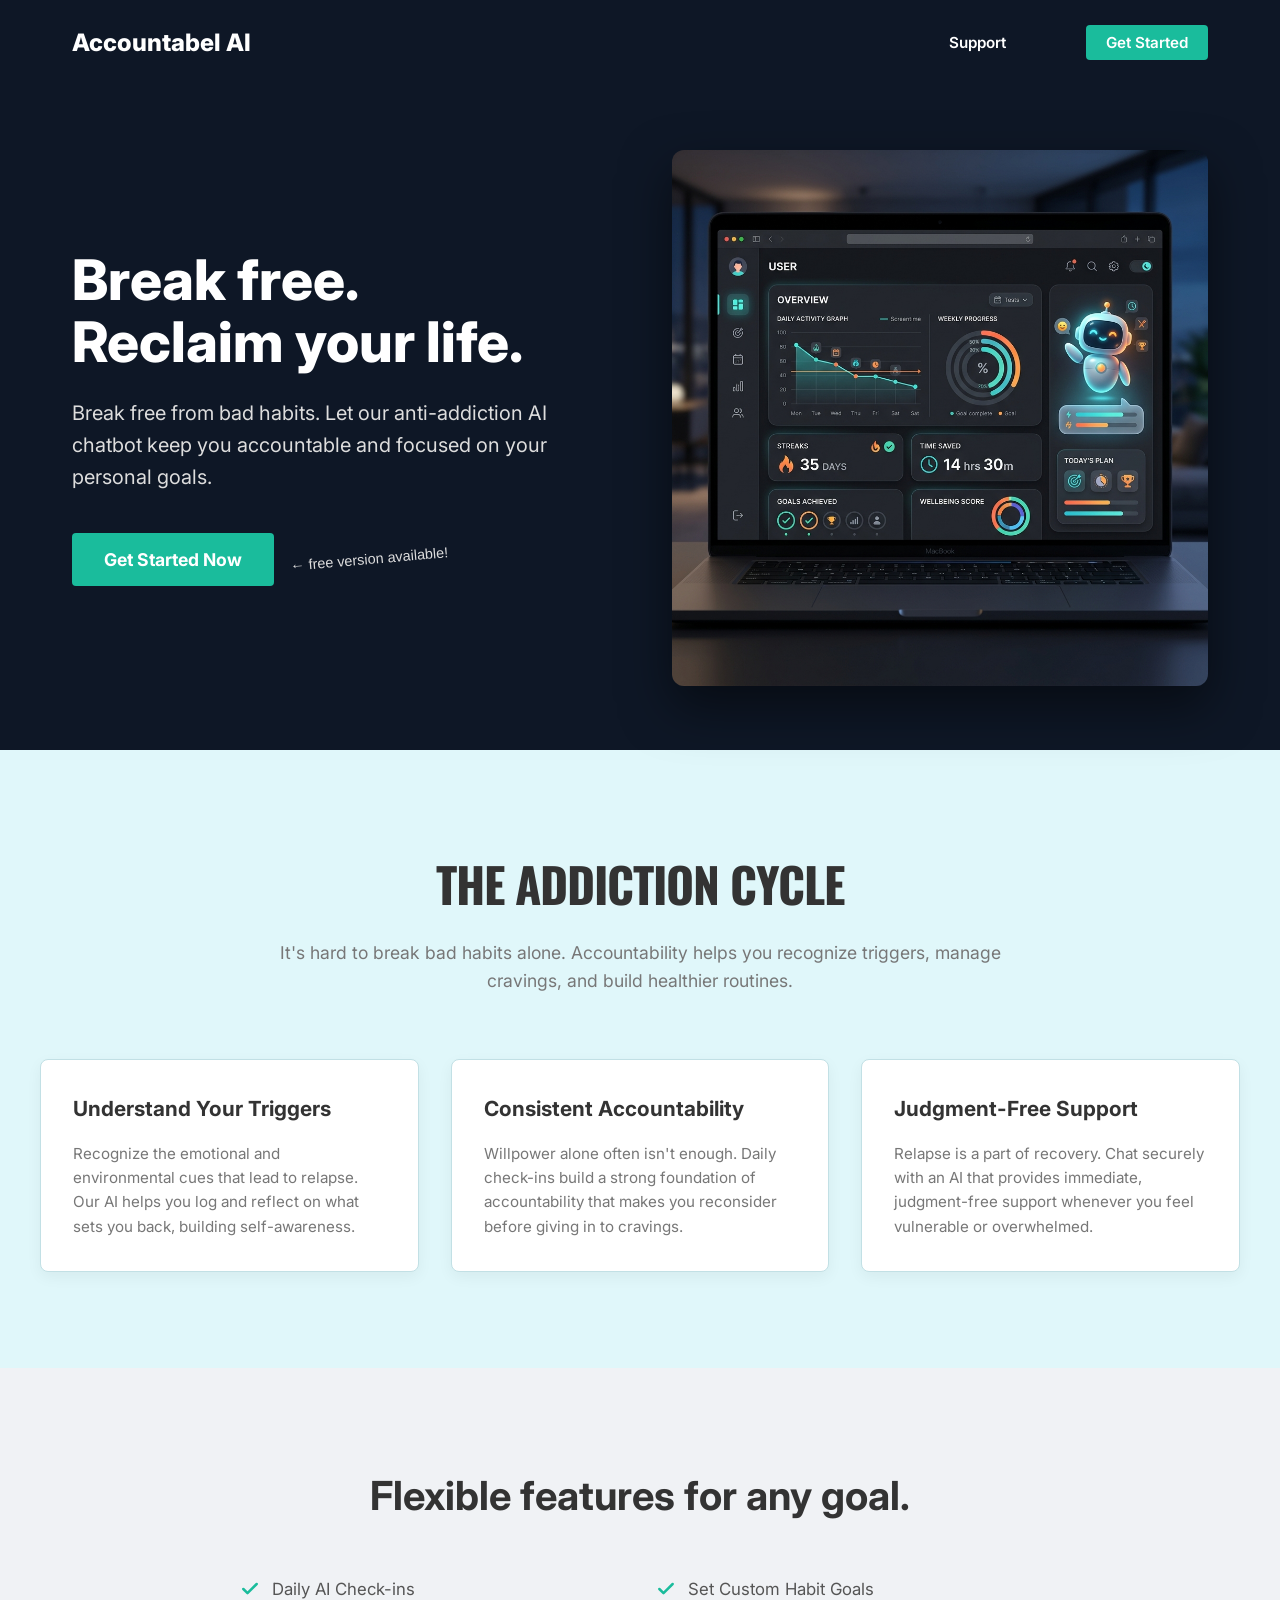
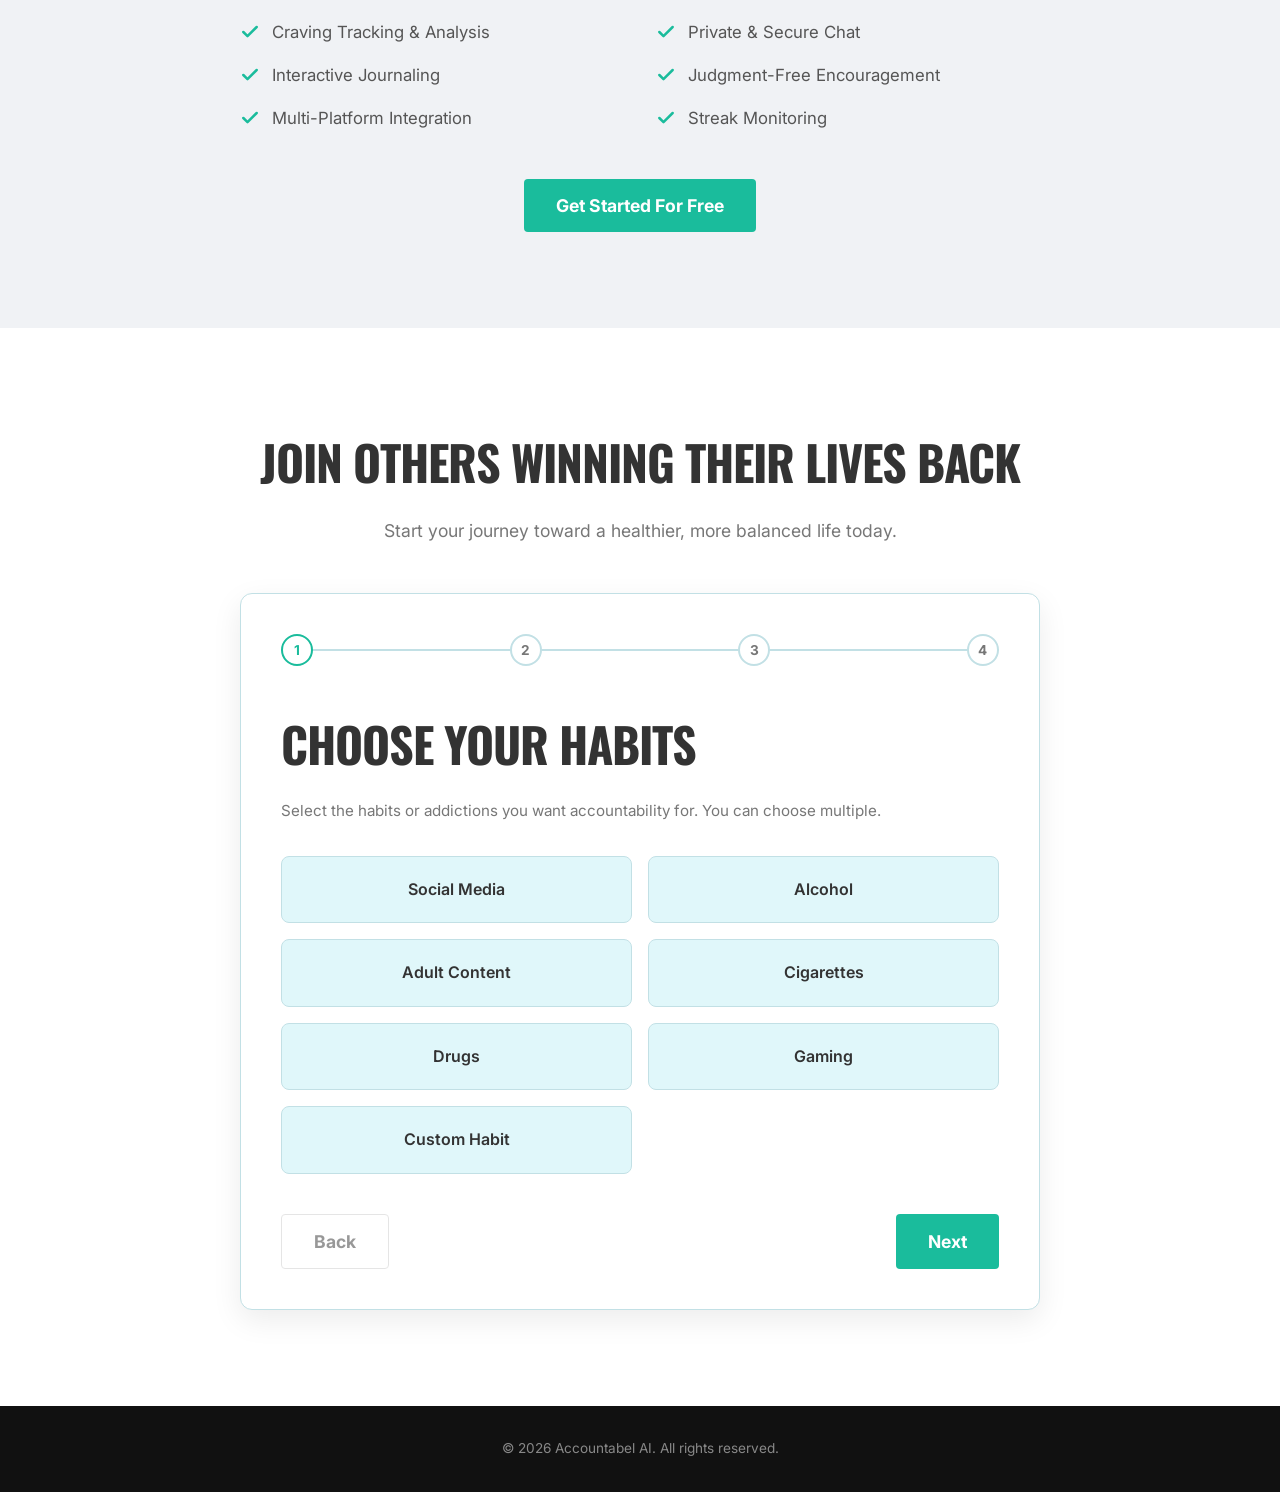
<file: static/index.html>
<!DOCTYPE html>
<html lang="en">
<head>
    <meta charset="UTF-8">
    <meta name="viewport" content="width=device-width, initial-scale=1.0">
    <title>Accountabel AI - Reclaim Your Life</title>
    <link rel="preconnect" href="https://fonts.googleapis.com">
    <link rel="preconnect" href="https://fonts.gstatic.com" crossorigin>
    <link href="https://fonts.googleapis.com/css2?family=Inter:wght@300;400;500;600;700;800&display=swap" rel="stylesheet">
    <link href="https://fonts.googleapis.com/css2?family=Oswald:wght@700&display=swap" rel="stylesheet">
    <script src="https://accounts.google.com/gsi/client" async defer></script>
    <style>
        :root {
            --bg-dark: #0e1726;
            --bg-light: #e0f7fa;
            --card-bg: #ffffff;
            --card-border: #c2e0e5;
            --text-light: #ffffff;
            --text-dark: #333333;
            --text-gray: #777777;
            --accent-green: #1abc9c;
            --accent-green-hover: #16a085;
            --danger-color: #ff4d4d;
            --transition-speed: 0.3s;
        }

        * {
            box-sizing: border-box;
            margin: 0;
            padding: 0;
        }

        body {
            font-family: 'Inter', -apple-system, BlinkMacSystemFont, "Segoe UI", Roboto, Helvetica, Arial, sans-serif;
            background-color: var(--bg-dark);
            color: var(--text-light);
            min-height: 100vh;
            display: flex;
            flex-direction: column;
            overflow-x: hidden;
            line-height: 1.6;
        }

        header {
            width: 100%;
            max-width: 1200px;
            margin: 0 auto;
            padding: 1.5rem 2rem;
            display: flex;
            justify-content: space-between;
            align-items: center;
        }

        .logo {
            display: flex;
            align-items: center;
            gap: 0.5rem;
            font-size: 1.5rem;
            font-weight: 800;
            color: var(--text-light);
            text-decoration: none;
        }

        .nav-links {
            display: flex;
            gap: 2.5rem;
            list-style: none;
            align-items: center;
        }

        .nav-links a {
            color: var(--text-light);
            text-decoration: none;
            font-weight: 600;
            font-size: 0.95rem;
            transition: opacity var(--transition-speed);
        }

        .nav-links a:hover {
            opacity: 0.8;
        }
        
        .nav-btn {
            background-color: var(--accent-green);
            color: white !important;
            padding: 0.5rem 1.25rem;
            border-radius: 4px;
        }
        .nav-btn:hover {
            background-color: var(--accent-green-hover);
        }

        .hero {
            width: 100%;
            max-width: 1200px;
            margin: 4rem auto;
            padding: 0 2rem;
            display: grid;
            grid-template-columns: 1fr 1fr;
            gap: 4rem;
            align-items: center;
        }

        .hero-text h1 {
            font-size: 3.5rem;
            font-weight: 800;
            line-height: 1.1;
            margin-bottom: 1.5rem;
        }

        .hero-text p {
            font-size: 1.25rem;
            color: #dddddd;
            margin-bottom: 2.5rem;
            max-width: 90%;
        }

        .cta-group {
            display: flex;
            align-items: center;
            gap: 1rem;
        }

        .btn {
            display: inline-flex;
            align-items: center;
            justify-content: center;
            font-family: inherit;
            font-weight: 700;
            font-size: 1.1rem;
            border-radius: 4px;
            padding: 1rem 2rem;
            cursor: pointer;
            transition: all var(--transition-speed);
            text-decoration: none;
            border: none;
        }

        .btn-primary {
            background-color: var(--accent-green);
            color: white;
        }

        .btn-primary:hover {
            background-color: var(--accent-green-hover);
        }

        .handwritten {
            font-family: 'Comic Sans MS', cursive, sans-serif;
            font-size: 0.9rem;
            transform: rotate(-5deg);
            color: #ddd;
        }

        .hero-image {
            position: relative;
            display: flex;
            justify-content: flex-end;
        }

        .hero-image img {
            max-width: 100%;
            height: auto;
            border-radius: 12px;
            box-shadow: 0 20px 50px rgba(0,0,0,0.5);
        }

        .section-light {
            background-color: var(--bg-light);
            color: var(--text-dark);
            padding: 6rem 2rem;
            text-align: center;
        }

        .section-light h2 {
            font-size: 3rem;
            font-weight: 800;
            text-transform: uppercase;
            margin-bottom: 1rem;
            font-family: 'Oswald', sans-serif;
            letter-spacing: -1px;
        }

        .section-light > p {
            font-size: 1.1rem;
            color: var(--text-gray);
            max-width: 800px;
            margin: 0 auto 4rem;
        }

        .cards {
            display: grid;
            grid-template-columns: repeat(3, 1fr);
            gap: 2rem;
            max-width: 1200px;
            margin: 0 auto;
        }

        .card {
            background-color: var(--card-bg);
            border-radius: 8px;
            padding: 2rem;
            text-align: left;
            box-shadow: 0 5px 15px rgba(0,0,0,0.05);
            border: 1px solid var(--card-border);
        }

        .card h3 {
            font-size: 1.3rem;
            margin-bottom: 1rem;
            font-weight: 700;
        }

        .card p {
            font-size: 0.95rem;
            color: var(--text-gray);
            margin-bottom: 0;
        }

        .features-section {
            background-color: #f0f2f5;
            color: var(--text-dark);
            padding: 6rem 2rem;
            text-align: center;
        }

        .features-section h2 {
            font-size: 2.5rem;
            margin-bottom: 3rem;
            font-weight: 700;
        }

        .checkmarks {
            display: grid;
            grid-template-columns: 1fr 1fr;
            gap: 1rem 2rem;
            max-width: 800px;
            margin: 0 auto 3rem;
            text-align: left;
        }

        .check-item {
            display: flex;
            align-items: center;
            gap: 0.75rem;
            font-size: 1.05rem;
            color: #555;
        }

        .check-item svg {
            color: var(--accent-green);
            width: 20px;
            height: 20px;
            flex-shrink: 0;
        }

        .onboarding-section {
            background-color: #ffffff;
            color: var(--text-dark);
            padding: 6rem 2rem;
            text-align: center;
        }
        
        .onboarding-section h2 {
            font-size: 3rem;
            font-weight: 800;
            text-transform: uppercase;
            margin-bottom: 1rem;
            letter-spacing: -1px;
            font-family: 'Oswald', sans-serif;
        }
        
        .onboarding-section > p {
            font-size: 1.1rem;
            color: var(--text-gray);
            margin-bottom: 3rem;
        }

        .onboarding-card {
            background-color: var(--card-bg);
            border: 1px solid var(--card-border);
            border-radius: 12px;
            padding: 2.5rem;
            box-shadow: 0 10px 30px rgba(0, 0, 0, 0.08);
            max-width: 800px;
            margin: 0 auto;
            text-align: left;
        }

        .steps-indicator {
            display: flex;
            justify-content: space-between;
            margin-bottom: 2.5rem;
            position: relative;
        }

        .steps-indicator::before {
            content: '';
            position: absolute;
            top: 15px;
            left: 0;
            right: 0;
            height: 2px;
            background-color: var(--card-border);
            z-index: 1;
        }

        .step-dot {
            width: 32px;
            height: 32px;
            border-radius: 50%;
            background-color: var(--card-bg);
            border: 2px solid var(--card-border);
            display: flex;
            align-items: center;
            justify-content: center;
            font-size: 0.85rem;
            font-weight: 700;
            color: var(--text-gray);
            position: relative;
            z-index: 2;
            transition: all var(--transition-speed);
        }

        .step-dot.active {
            border-color: var(--accent-green);
            color: var(--accent-green);
        }

        .step-dot.completed {
            background-color: var(--accent-green);
            border-color: var(--accent-green);
            color: white;
        }

        .form-step {
            display: none;
            animation: fadeIn 0.4s ease-in-out forwards;
        }

        .form-step.active {
            display: block;
        }

        @keyframes fadeIn {
            from { opacity: 0; transform: translateY(10px); }
            to { opacity: 1; transform: translateY(0); }
        }

        .step-title {
            font-size: 1.75rem;
            font-weight: 700;
            margin-bottom: 0.5rem;
            color: var(--text-dark);
        }

        .step-subtitle {
            font-size: 0.95rem;
            color: var(--text-gray);
            margin-bottom: 2rem;
        }

        .addiction-grid {
            display: grid;
            grid-template-columns: repeat(2, 1fr);
            gap: 1rem;
            margin-bottom: 2rem;
        }

        .addiction-card {
            background-color: var(--bg-light);
            border: 1px solid var(--card-border);
            border-radius: 8px;
            padding: 1.25rem;
            display: flex;
            align-items: center;
            justify-content: center;
            gap: 1rem;
            cursor: pointer;
            transition: all var(--transition-speed);
            user-select: none;
        }

        .addiction-card:hover {
            border-color: var(--accent-green);
        }

        .addiction-card.selected {
            background-color: rgba(115, 184, 44, 0.1);
            border-color: var(--accent-green);
        }

        .addiction-card .label {
            font-weight: 600;
            font-size: 1rem;
            color: var(--text-dark);
        }

        .other-input-container {
            grid-column: span 2;
            display: none;
        }

        .other-input-container.active {
            display: block;
        }

        .form-input {
            width: 100%;
            background-color: white;
            border: 1px solid #ccc;
            border-radius: 6px;
            padding: 0.85rem 1.25rem;
            color: var(--text-dark);
            font-family: inherit;
            font-size: 1rem;
            outline: none;
        }

        .form-input:focus {
            border-color: var(--accent-green);
        }

        .input-group {
            margin-bottom: 1.5rem;
        }

        .input-group label {
            display: block;
            font-size: 0.9rem;
            font-weight: 600;
            color: var(--text-gray);
            margin-bottom: 0.5rem;
            text-transform: uppercase;
        }

        .platform-grid {
            display: grid;
            grid-template-columns: repeat(2, 1fr);
            gap: 1.25rem;
            margin-bottom: 2rem;
        }

        .platform-card {
            background-color: var(--bg-light);
            border: 1px solid var(--card-border);
            border-radius: 12px;
            padding: 2rem 1.5rem;
            display: flex;
            flex-direction: column;
            align-items: center;
            gap: 1rem;
            cursor: pointer;
            transition: all var(--transition-speed);
            text-align: center;
        }

        .platform-card:hover {
            border-color: var(--accent-green);
        }

        .platform-card.selected {
            background-color: rgba(115, 184, 44, 0.1);
            border-color: var(--accent-green);
        }
        
        .platform-card .icon-img {
            width: 48px;
            height: 48px;
        }

        .platform-card .title {
            font-weight: 700;
            font-size: 1.15rem;
            color: var(--text-dark);
        }

        .btn-container {
            display: flex;
            justify-content: space-between;
            gap: 1rem;
            margin-top: 2.5rem;
        }

        .btn-secondary {
            background-color: white;
            border: 1px solid #ccc;
            color: var(--text-dark);
        }

        .btn-secondary:hover {
            border-color: var(--text-gray);
            background-color: #f5f5f5;
        }

        .btn:disabled {
            opacity: 0.5;
            cursor: not-allowed;
        }

        .code-display-container {
            background-color: var(--bg-light);
            border: 2px dashed var(--accent-green);
            border-radius: 12px;
            padding: 2rem;
            text-align: center;
            margin-bottom: 2rem;
        }

        .code-title {
            font-size: 0.85rem;
            color: var(--text-gray);
            text-transform: uppercase;
            letter-spacing: 1px;
            margin-bottom: 0.5rem;
        }

        .code-value {
            font-size: 3rem;
            font-weight: 800;
            color: var(--accent-green);
            letter-spacing: 4px;
            font-family: monospace;
            margin-bottom: 0.5rem;
        }

        .code-expiry {
            font-size: 0.8rem;
            color: var(--text-gray);
        }

        .instructions-list {
            list-style: none;
            display: flex;
            flex-direction: column;
            gap: 1.25rem;
            text-align: left;
            margin-bottom: 2rem;
        }

        .instructions-list li {
            display: flex;
            align-items: flex-start;
            gap: 1rem;
        }

        .num-badge {
            width: 24px;
            height: 24px;
            background-color: var(--card-border);
            border-radius: 50%;
            display: flex;
            align-items: center;
            justify-content: center;
            font-size: 0.8rem;
            font-weight: 700;
            color: var(--text-dark);
            flex-shrink: 0;
            margin-top: 2px;
        }

        .instruction-content {
            font-size: 0.95rem;
            color: var(--text-gray);
        }

        .instruction-content strong {
            color: var(--text-dark);
        }

        .copy-box {
            background-color: white;
            border: 1px solid var(--card-border);
            border-radius: 6px;
            padding: 0.75rem 1rem;
            display: flex;
            justify-content: space-between;
            align-items: center;
            margin-top: 0.5rem;
            font-family: monospace;
            font-size: 0.9rem;
        }

        .copy-btn {
            background: none;
            border: none;
            color: var(--accent-green);
            cursor: pointer;
            font-weight: 700;
            font-family: 'Inter', sans-serif;
            font-size: 0.85rem;
        }

        .copy-btn:hover {
            text-decoration: underline;
        }

        footer {
            background-color: #111;
            color: #888;
            padding: 2rem;
            text-align: center;
            font-size: 0.85rem;
        }

        @media (max-width: 968px) {
            .hero {
                grid-template-columns: 1fr;
                text-align: center;
            }
            .hero-image {
                justify-content: center;
            }
            .cta-group {
                justify-content: center;
            }
            .cards {
                grid-template-columns: 1fr;
            }
            .checkmarks {
                grid-template-columns: 1fr;
            }
        }

        /* Toast Notifications */
        .toast-container {
            position: fixed;
            top: 1.5rem;
            right: 1.5rem;
            z-index: 10000;
            display: flex;
            flex-direction: column;
            gap: 0.5rem;
            pointer-events: none;
        }
        .toast {
            pointer-events: auto;
            display: flex;
            align-items: center;
            gap: 0.75rem;
            padding: 0.85rem 1.25rem;
            border-radius: 10px;
            font-family: 'Inter', sans-serif;
            font-size: 0.85rem;
            font-weight: 500;
            line-height: 1.4;
            color: #fff;
            box-shadow: 0 8px 24px rgba(0,0,0,0.15);
            animation: toastIn 0.35s cubic-bezier(0.22, 1, 0.36, 1);
            max-width: 420px;
            backdrop-filter: blur(12px);
        }
        .toast.success { background: rgba(26,188,156,0.92); }
        .toast.error { background: rgba(255,77,77,0.92); }
        .toast.info { background: rgba(14,23,38,0.92); }
        .toast.warning { background: rgba(230,126,34,0.92); }
        .toast-icon {
            flex-shrink: 0;
            width: 20px; height: 20px;
            display: flex; align-items: center; justify-content: center;
            font-size: 1rem;
        }
        .toast-dismiss {
            flex-shrink: 0;
            margin-left: auto;
            background: none;
            border: none;
            color: rgba(255,255,255,0.7);
            cursor: pointer;
            font-size: 1.1rem;
            padding: 0 0 0 0.5rem;
            line-height: 1;
        }
        .toast-dismiss:hover { color: #fff; }
        .toast.out { animation: toastOut 0.3s ease forwards; }
        @keyframes toastIn {
            from { opacity: 0; transform: translateX(40px) scale(0.95); }
            to { opacity: 1; transform: translateX(0) scale(1); }
        }
        @keyframes toastOut {
            to { opacity: 0; transform: translateX(40px) scale(0.95); }
        }
    </style>
</head>
<body>

    <div id="toast-container" class="toast-container"></div>
    <header>
        <a href="#" class="logo">
            Accountabel AI
        </a>
        <ul class="nav-links">
            <li><a href="mailto:founder.acctblai@gmail.com">Support</a></li>
            <li>
                <div id="g_id_onload"
                     data-client_id="560840989918-d5kq86jcsccbq4m4kvffr3lnvsvk8o4a.apps.googleusercontent.com"
                     data-context="signin"
                     data-ux_mode="popup"
                     data-callback="handleCredentialResponse"
                     data-auto_prompt="false">
                </div>
                <div class="g_id_signin"
                     data-type="standard"
                     data-shape="rectangular"
                     data-theme="outline"
                     data-text="signin_with"
                     data-size="medium"
                     data-logo_alignment="left">
                </div>
            </li>
            <li><a href="#onboarding" class="nav-btn">Get Started</a></li>
        </ul>
    </header>

    <main>
        <section class="hero">
            <div class="hero-text">
                <h1>Break free.<br>Reclaim your life.</h1>
                <p>Break free from bad habits. Let our anti-addiction AI chatbot keep you accountable and focused on your personal goals.</p>
                <div class="cta-group">
                    <button class="btn btn-primary" onclick="document.getElementById('onboarding').scrollIntoView({behavior: 'smooth'})">Get Started Now</button>
                    <span class="handwritten">← free version available!</span>
                </div>
            </div>
            <div class="hero-image">
                <img src="/static/hero_new.png" alt="Accountabel AI Dashboard" onerror="this.src='https://images.unsplash.com/photo-1551288049-bebda4e38f71?auto=format&fit=crop&w=600&q=80'">
            </div>
        </section>

        <section class="section-light">
            <h2>THE ADDICTION CYCLE</h2>
            <p>It's hard to break bad habits alone. Accountability helps you recognize triggers, manage cravings, and build healthier routines.</p>
            
            <div class="cards">
                <div class="card">
                    <h3>Understand Your Triggers</h3>
                    <p>Recognize the emotional and environmental cues that lead to relapse. Our AI helps you log and reflect on what sets you back, building self-awareness.</p>
                </div>
                <div class="card">
                    <h3>Consistent Accountability</h3>
                    <p>Willpower alone often isn't enough. Daily check-ins build a strong foundation of accountability that makes you reconsider before giving in to cravings.</p>
                </div>
                <div class="card">
                    <h3>Judgment-Free Support</h3>
                    <p>Relapse is a part of recovery. Chat securely with an AI that provides immediate, judgment-free support whenever you feel vulnerable or overwhelmed.</p>
                </div>
            </div>
        </section>

        <section class="features-section">
            <h2>Flexible features for any goal.</h2>
            <div class="checkmarks">
                <div class="check-item">
                    <svg viewBox="0 0 24 24" fill="none" stroke="currentColor" stroke-width="3" stroke-linecap="round" stroke-linejoin="round"><polyline points="20 6 9 17 4 12"></polyline></svg>
                    Daily AI Check-ins
                </div>
                <div class="check-item">
                    <svg viewBox="0 0 24 24" fill="none" stroke="currentColor" stroke-width="3" stroke-linecap="round" stroke-linejoin="round"><polyline points="20 6 9 17 4 12"></polyline></svg>
                    Set Custom Habit Goals
                </div>
                <div class="check-item">
                    <svg viewBox="0 0 24 24" fill="none" stroke="currentColor" stroke-width="3" stroke-linecap="round" stroke-linejoin="round"><polyline points="20 6 9 17 4 12"></polyline></svg>
                    Craving Tracking & Analysis
                </div>
                <div class="check-item">
                    <svg viewBox="0 0 24 24" fill="none" stroke="currentColor" stroke-width="3" stroke-linecap="round" stroke-linejoin="round"><polyline points="20 6 9 17 4 12"></polyline></svg>
                    Private & Secure Chat
                </div>
                <div class="check-item">
                    <svg viewBox="0 0 24 24" fill="none" stroke="currentColor" stroke-width="3" stroke-linecap="round" stroke-linejoin="round"><polyline points="20 6 9 17 4 12"></polyline></svg>
                    Interactive Journaling
                </div>
                <div class="check-item">
                    <svg viewBox="0 0 24 24" fill="none" stroke="currentColor" stroke-width="3" stroke-linecap="round" stroke-linejoin="round"><polyline points="20 6 9 17 4 12"></polyline></svg>
                    Judgment-Free Encouragement
                </div>
                <div class="check-item">
                    <svg viewBox="0 0 24 24" fill="none" stroke="currentColor" stroke-width="3" stroke-linecap="round" stroke-linejoin="round"><polyline points="20 6 9 17 4 12"></polyline></svg>
                    Multi-Platform Integration
                </div>
                <div class="check-item">
                    <svg viewBox="0 0 24 24" fill="none" stroke="currentColor" stroke-width="3" stroke-linecap="round" stroke-linejoin="round"><polyline points="20 6 9 17 4 12"></polyline></svg>
                    Streak Monitoring
                </div>
            </div>
            <button class="btn btn-primary" onclick="document.getElementById('onboarding').scrollIntoView({behavior: 'smooth'})">Get Started For Free</button>
        </section>

        <section id="onboarding" class="onboarding-section">
            <h2>JOIN OTHERS WINNING THEIR LIVES BACK</h2>
            <p>Start your journey toward a healthier, more balanced life today.</p>
            
            <div class="onboarding-card">
                <!-- Progress Steps Indicator -->
                <div class="steps-indicator">
                    <div class="step-dot active" id="dot-1">1</div>
                    <div class="step-dot" id="dot-2">2</div>
                    <div class="step-dot" id="dot-3">3</div>
                    <div class="step-dot" id="dot-4">4</div>
                </div>

                <form id="onboarding-form" onsubmit="event.preventDefault();">
                    <!-- Step 1: Addiction/Habit selection -->
                    <div class="form-step active" id="step-1">
                        <h2 class="step-title">Choose Your Habits</h2>
                        <p class="step-subtitle">Select the habits or addictions you want accountability for. You can choose multiple.</p>
                        
                        <div class="addiction-grid">
                            <div class="addiction-card" data-val="Social Media">
                                <span class="label">Social Media</span>
                            </div>
                            <div class="addiction-card" data-val="Alcohol">
                                <span class="label">Alcohol</span>
                            </div>
                            <div class="addiction-card" data-val="Adult Content">
                                <span class="label">Adult Content</span>
                            </div>
                            <div class="addiction-card" data-val="Cigarettes">
                                <span class="label">Cigarettes</span>
                            </div>
                            <div class="addiction-card" data-val="Drugs">
                                <span class="label">Drugs</span>
                            </div>
                            <div class="addiction-card" data-val="Gaming">
                                <span class="label">Gaming</span>
                            </div>
                            <div class="addiction-card" id="card-other" data-val="Other">
                                <span class="label">Custom Habit</span>
                            </div>

                            <div class="other-input-container" id="custom-habit-container">
                                <input type="text" id="custom-habit-input" class="form-input" placeholder="Enter custom habit (e.g. junk food, caffeine)">
                            </div>
                        </div>
                    </div>

                    <!-- Step 2: Timezone & Check-in time -->
                    <div class="form-step" id="step-2">
                        <h2 class="step-title">Daily Check-In Schedule</h2>
                        <p class="step-subtitle">Decide when the accountability AI bot should message you to check in on your craving level.</p>

                        <div class="input-group">
                            <label for="timezone-select">Select Your Timezone</label>
                            <select id="timezone-select" class="form-input" style="appearance: auto;">
                                <option value="UTC">UTC (GMT+00:00)</option>
                                <option value="America/New_York">EST (GMT-05:00)</option>
                                <option value="America/Chicago">CST (GMT-06:00)</option>
                                <option value="America/Los_Angeles">PST (GMT-08:00)</option>
                                <option value="Europe/London">GMT/BST (GMT+00:00/+01:00)</option>
                                <option value="Asia/Kolkata">IST (GMT+05:30)</option>
                                <option value="Australia/Sydney">AEST (GMT+10:00)</option>
                            </select>
                        </div>

                        <div class="input-group">
                            <label for="checkin-time">Daily Check-In Time (24h format)</label>
                            <input type="time" id="checkin-time" class="form-input" value="21:00" required>
                        </div>
                    </div>

                    <!-- Step 3: Platform selection -->
                    <div class="form-step" id="step-3">
                        <h2 class="step-title">Choose Platform</h2>
                        <p class="step-subtitle">Where do you want to interact with your accountability companion?</p>

                        <div class="platform-grid">
                            <div class="platform-card selected" data-platform="telegram">
                                <svg class="icon-img" viewBox="0 0 24 24" fill="none" xmlns="http://www.w3.org/2000/svg">
                                    <path d="M12 2C6.48 2 2 6.48 2 12C2 17.52 6.48 22 12 22C17.52 22 22 17.52 22 12C22 6.48 17.52 2 12 2ZM16.64 8.8C16.49 10.38 15.84 14.18 15.51 15.96C15.37 16.71 15.09 16.96 14.82 16.99C14.24 17.04 13.8 16.61 13.24 16.24C12.36 15.66 11.86 15.3 11.01 14.74C10.02 14.09 10.66 13.73 11.23 13.14C11.38 12.99 13.95 10.66 14 10.45C14.0063 10.4079 14.0016 10.3644 13.9863 10.3248C13.971 10.2852 13.9458 10.2514 13.9137 10.2275C13.84 10.17 13.73 10.19 13.65 10.21C13.54 10.23 11.82 11.37 8.49 13.62C8 13.96 7.55 14.12 7.15 14.11C6.71 14.1 5.86 13.86 5.23 13.66C4.46 13.41 3.85 13.28 3.9 12.86C3.93 12.64 4.23 12.41 4.8 12.17C8.33 10.63 10.7 9.61 11.89 9.12C15.31 7.7 16.01 7.45 16.48 7.46C16.58 7.46 16.8 7.48 16.94 7.6C17.06 7.7 17.09 7.86 17.11 7.97C17.11 8.04 17.13 8.35 17.11 8.56C16.94 8.78 16.64 8.8 16.64 8.8Z" fill="var(--accent-green)"/>
                                </svg>
                                <span class="title">Telegram</span>
                            </div>
                            <div class="platform-card" data-platform="discord">
                                <svg class="icon-img" viewBox="0 0 24 24" fill="none" xmlns="http://www.w3.org/2000/svg">
                                    <path d="M19.27 4.73C17.8 4.05 16.2 3.56 14.53 3.3C14.32 3.67 14.09 4.14 13.93 4.53C12.16 4.26 10.4 4.26 8.66 4.53C8.5 4.14 8.26 3.67 8.05 3.3C6.38 3.56 4.78 4.05 3.31 4.73C0.34 9.17 -0.46 13.51 0.17 17.79C2.14 19.24 4.05 20.12 5.92 20.7C6.38 20.07 6.79 19.39 7.14 18.67C6.47 18.42 5.83 18.11 5.23 17.75C5.39 17.63 5.55 17.51 5.7 17.38C9.52 19.14 13.68 19.14 17.46 17.38C17.61 17.51 17.77 17.63 17.93 17.75C17.33 18.11 16.69 18.42 16.02 18.67C16.37 19.39 16.78 20.07 17.24 20.7C19.11 20.12 21.02 19.24 22.99 17.79C23.76 12.4 21.78 8.1 19.27 4.73ZM8.14 15C6.98 15 6.03 13.93 6.03 12.62C6.03 11.31 6.96 10.24 8.14 10.24C9.32 10.24 10.28 11.31 10.25 12.62C10.25 13.93 9.32 15 8.14 15ZM15.06 15C13.9 15 12.95 13.93 12.95 12.62C12.95 11.31 13.88 10.24 15.06 10.24C16.24 10.24 17.2 11.31 17.17 12.62C17.17 13.93 16.24 15 15.06 15Z" fill="var(--accent-green)"/>
                                </svg>
                                <span class="title">Discord</span>
                            </div>
                        </div>
                    </div>

                    <!-- Step 4: Connecting code & instructions -->
                    <div class="form-step" id="step-4">
                        <h2 class="step-title">Link Your Account</h2>
                        <p class="step-subtitle">To pair your settings, copy the code below and send it to the accountability bot.</p>

                        <div class="code-display-container">
                            <div class="code-title">Your Pairing Code</div>
                            <div class="code-value" id="pairing-code">------</div>
                            <div class="code-expiry">Expires in 15 minutes</div>
                        </div>

                        <ul class="instructions-list">
                            <li>
                                <div class="num-badge">1</div>
                                <div class="instruction-content">
                                    Open the bot on <strong id="platform-text-instruction">Telegram</strong>:
                                    <br>
                                    <a href="#" id="bot-redirect-link" class="btn btn-secondary" style="margin-top:0.5rem; padding: 0.5rem 1rem; display:inline-flex;" target="_blank">Open Bot Chat ↗</a>
                                </div>
                            </li>
                            <li>
                                <div class="num-badge">2</div>
                                <div class="instruction-content">
                                    Copy and send the pairing command directly to the bot chat:
                                    <div class="copy-box">
                                        <span id="command-text">/link ------</span>
                                        <button type="button" class="copy-btn" id="btn-copy-cmd" onclick="copyCommand()">COPY</button>
                                    </div>
                                </div>
                            </li>
                            <li>
                                <div class="num-badge">3</div>
                                <div class="instruction-content">
                                    Once you've received the confirmation message from the bot, you're all set!
                                    <br>
                                    <a href="/static/dashboard.html" class="btn btn-primary" style="margin-top:0.5rem; padding: 0.5rem 1rem; display:inline-flex;">Go To Dashboard</a>
                                </div>
                            </li>
                        </ul>
                    </div>

                    <!-- Step navigation buttons -->
                    <div class="btn-container">
                        <button type="button" class="btn btn-secondary" id="btn-prev" onclick="changeStep(-1)" disabled>Back</button>
                        <button type="button" class="btn btn-primary" id="btn-next" onclick="changeStep(1)">Next</button>
                    </div>
                </form>
            </div>
        </section>

    </main>

    <footer>
        <div>&copy; 2026 Accountabel AI. All rights reserved.</div>
    </footer>

<script>
        function showToast(message, type = 'info') {
            const container = document.getElementById('toast-container');
            const toast = document.createElement('div');
            toast.className = `toast ${type}`;
            
            let icon = 'ℹ️';
            if (type === 'success') icon = '✅';
            if (type === 'error') icon = '⚠️';
            if (type === 'warning') icon = '⏳';
            
            toast.innerHTML = `
                <div class="toast-icon">${icon}</div>
                <div style="flex:1;">${message}</div>
                <button class="toast-dismiss" onclick="this.parentElement.remove()">&times;</button>
            `;
            
            container.appendChild(toast);
            
            // Auto remove after 5 seconds
            setTimeout(() => {
                if (toast.parentElement) {
                    toast.classList.add('out');
                    setTimeout(() => {
                        if (toast.parentElement) toast.remove();
                    }, 300);
                }
            }, 5000);
        }

        let currentStep = 1;
        const totalSteps = 4;
        let selectedAddictions = [];
        let selectedPlatform = 'telegram';

        // Select timezone based on user's current settings
        window.addEventListener('DOMContentLoaded', () => {
            const tz = Intl.DateTimeFormat().resolvedOptions().timeZone;
            const selectEl = document.getElementById('timezone-select');
            // Try to match timezone
            if (tz.includes('America/New_York') || tz.includes('EST') || tz.includes('EDT')) {
                selectEl.value = 'America/New_York';
            } else if (tz.includes('America/Chicago') || tz.includes('CST') || tz.includes('CDT')) {
                selectEl.value = 'America/Chicago';
            } else if (tz.includes('America/Los_Angeles') || tz.includes('PST') || tz.includes('PDT')) {
                selectEl.value = 'America/Los_Angeles';
            } else if (tz.includes('Asia/Kolkata') || tz.includes('IST')) {
                selectEl.value = 'Asia/Kolkata';
            } else if (tz.includes('Europe/London') || tz.includes('BST')) {
                selectEl.value = 'Europe/London';
            } else if (tz.includes('Australia/Sydney') || tz.includes('AEST')) {
                selectEl.value = 'Australia/Sydney';
            } else {
                selectEl.value = 'UTC';
            }
        });

        // Toggle addiction selections
        document.querySelectorAll('.addiction-card').forEach(card => {
            card.addEventListener('click', () => {
                const val = card.getAttribute('data-val');
                
                if (val === 'Other') {
                    const container = document.getElementById('custom-habit-container');
                    container.classList.toggle('active');
                    card.classList.toggle('selected');
                    return;
                }

                if (card.classList.contains('selected')) {
                    card.classList.remove('selected');
                    selectedAddictions = selectedAddictions.filter(item => item !== val);
                } else {
                    card.classList.add('selected');
                    selectedAddictions.push(val);
                }
            });
        });

        // Toggle platform selections
        document.querySelectorAll('.platform-card').forEach(card => {
            card.addEventListener('click', () => {
                document.querySelectorAll('.platform-card').forEach(c => c.classList.remove('selected'));
                card.classList.add('selected');
                selectedPlatform = card.getAttribute('data-platform');
            });
        });

        function changeStep(direction) {
            // Require Google login before proceeding
            if (direction === 1 && !localStorage.getItem('accountabel_user_id')) {
                showToast('Please sign in with Google first (top-right corner) before starting onboarding.', 'warning');
                return;
            }
            // Validation before proceeding
            if (direction === 1) {
                if (currentStep === 1) {
                    const otherSelected = document.getElementById('card-other').classList.contains('selected');
                    const customInput = document.getElementById('custom-habit-input').value.trim();
                    let activeAddictions = [...selectedAddictions];
                    if (otherSelected && customInput) {
                        activeAddictions.push(customInput);
                    }
                    if (activeAddictions.length === 0) {
                        showToast('Please select at least one habit to continue.', 'warning');
                        return;
                    }
                }
            }

            // Hide current step
            document.getElementById(`step-${currentStep}`).classList.remove('active');
            document.getElementById(`dot-${currentStep}`).classList.remove('active');
            if (direction === 1) {
                document.getElementById(`dot-${currentStep}`).classList.add('completed');
            } else {
                document.getElementById(`dot-${currentStep - 1}`).classList.remove('completed');
            }

            currentStep += direction;

            // Show new step
            document.getElementById(`step-${currentStep}`).classList.add('active');
            document.getElementById(`dot-${currentStep}`).classList.add('active');

            // Handle button states
            document.getElementById('btn-prev').disabled = currentStep === 1;
            
            if (currentStep === totalSteps) {
                document.getElementById('btn-next').style.display = 'none';
                document.getElementById('btn-prev').style.display = 'none';
                submitOnboarding();
            } else {
                document.getElementById('btn-next').style.display = 'inline-flex';
                document.getElementById('btn-prev').style.display = 'inline-flex';
                document.getElementById('btn-next').innerText = currentStep === 3 ? 'Generate Code' : 'Next';
            }
        }

        function submitOnboarding() {
            const timezone = document.getElementById('timezone-select').value;
            const time = document.getElementById('checkin-time').value;
            
            // Build addictions list
            let activeAddictions = [...selectedAddictions];
            const otherSelected = document.getElementById('card-other').classList.contains('selected');
            const customInput = document.getElementById('custom-habit-input').value.trim();
            if (otherSelected && customInput) {
                activeAddictions.push(customInput);
            }

            const payload = {
                timezone: timezone,
                time: time,
                addictions: activeAddictions.join(', '),
                platform: selectedPlatform,
                google_user_id: localStorage.getItem('accountabel_user_id') || '',
                google_name: localStorage.getItem('accountabel_user_name') || ''
            };

            fetch('/api/onboarding/start', {
                method: 'POST',
                headers: {
                    'Content-Type': 'application/json'
                },
                body: JSON.stringify(payload)
            })
            .then(res => res.json())
            .then(data => {
                if (data.code === 0 && data.data && data.data.code) {
                    const code = data.data.code;
                    // Save signup time so the dashboard timer starts immediately
                    if (!localStorage.getItem('accountabel_signup_time')) {
                        localStorage.setItem('accountabel_signup_time', String(Math.floor(Date.now() / 1000)));
                    }
                    document.getElementById('pairing-code').innerText = code;
                    document.getElementById('command-text').innerText = `/link ${code}`;
                    
                    // Customize instructions based on platform
                    const isTelegram = selectedPlatform === 'telegram';
                    document.getElementById('platform-text-instruction').innerText = isTelegram ? 'Telegram' : 'Discord';
                    
                    const redirectLink = document.getElementById('bot-redirect-link');
                    if (isTelegram) {
                        redirectLink.innerText = 'Open Telegram Bot ↗';
                        // Link using start query param for automatic command prefilling if we want
                        redirectLink.href = `https://t.me/accountabel_bot?start=${code}`;
                    } else {
                        redirectLink.innerText = 'Open Discord Bot ↗';
                        redirectLink.href = 'https://discord.com'; // Replace with your actual discord bot invite link
                    }
                } else {
                    document.getElementById('pairing-code').innerText = 'ERROR';
                    document.getElementById('pairing-code').style.color = 'var(--danger-color)';
                    showToast('Error creating onboarding profile: ' + (data.msg || 'Unknown error'), 'error');
                }
            })
            .catch(err => {
                document.getElementById('pairing-code').innerText = 'ERROR';
                document.getElementById('pairing-code').style.color = 'var(--danger-color)';
                console.error('Error:', err);
                showToast('Connection failure to accountability server.', 'error');
            });
        }

        function copyCommand() {
            const cmdText = document.getElementById('command-text').innerText;
            navigator.clipboard.writeText(cmdText).then(() => {
                const btn = document.getElementById('btn-copy-cmd');
                btn.innerText = 'COPIED!';
                btn.style.color = 'var(--text-primary)';
                setTimeout(() => {
                    btn.innerText = 'COPY';
                    btn.style.color = 'var(--accent-green)';
                }, 2000);
            });
        }
    
        function handleCredentialResponse(response) {
            fetch('/api/auth/google', {
                method: 'POST',
                headers: {
                    'Content-Type': 'application/json'
                },
                body: JSON.stringify({ credential: response.credential })
            })
            .then(res => res.json())
            .then(data => {
                if (data.status === 'success') {
                    localStorage.setItem('accountabel_user_id', data.user_id);
                    localStorage.setItem('accountabel_session_token', data.token);
                    localStorage.setItem('accountabel_user_name', data.name || '');
                    localStorage.setItem('accountabel_user_email', data.email || '');
                    if (data.has_profile) {
                        // User already completed onboarding, go to dashboard
                        window.location.href = '/static/dashboard.html';
                    } else {
                        // User needs to complete onboarding first
                        document.getElementById('onboarding').scrollIntoView({behavior: 'smooth'});
                        showToast('Welcome, ' + (data.name || 'there') + '! Complete the onboarding below to get started.', 'success');
                    }
                } else {
                    showToast('Google Sign-In failed on server.', 'error');
                }
            })
            .catch(err => {
                console.error('Error during Google auth:', err);
                showToast('Connection failure during sign in.', 'error');
            });
        }

</script>
</body>
</html>
</file>
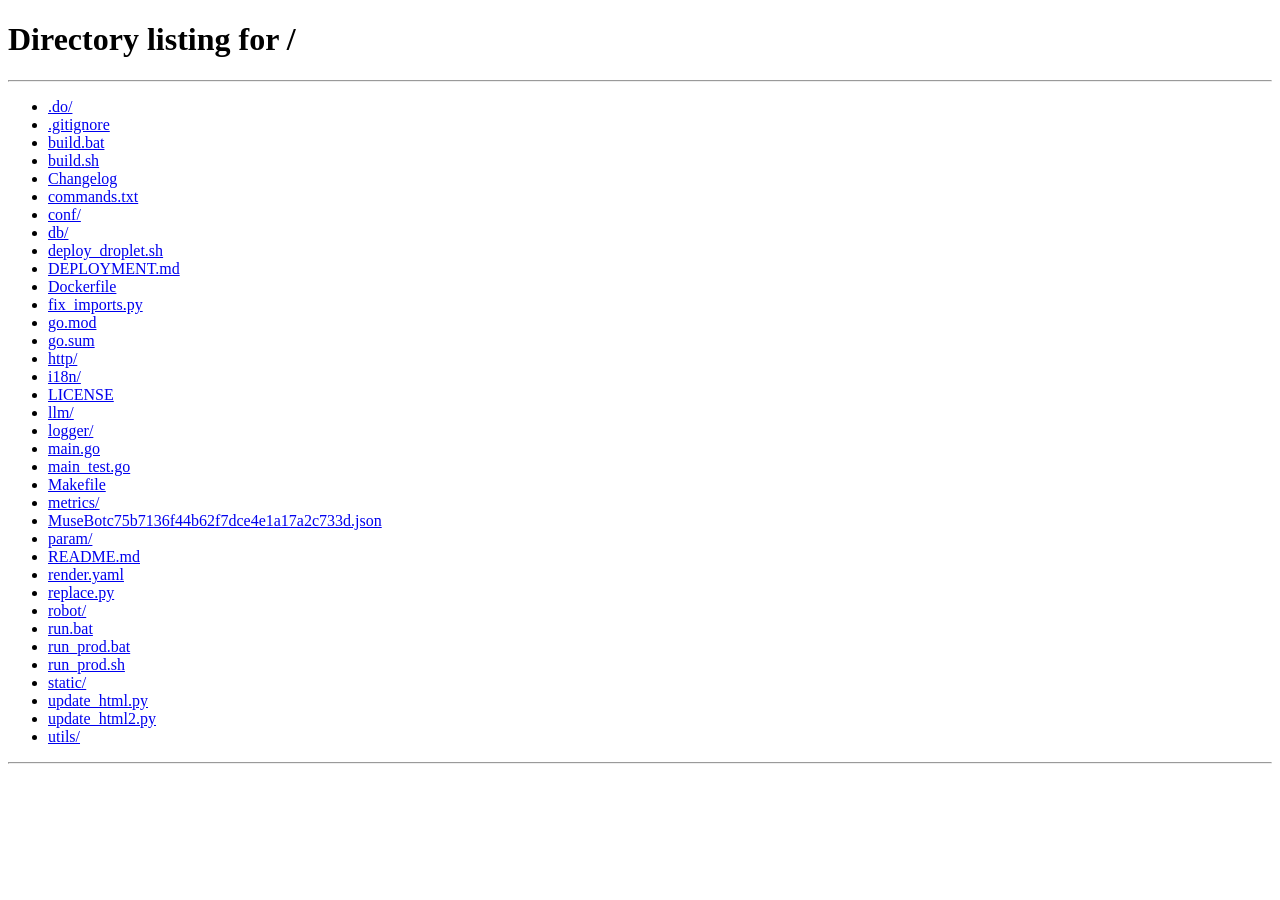
<file: static/dashboard.html>
<!DOCTYPE html>
<html lang="en">
<head>
    <meta charset="UTF-8">
    <meta name="viewport" content="width=device-width, initial-scale=1.0">
    <title>Dashboard — Accountabel AI</title>
    <meta name="description" content="Track your recovery journey with Accountabel AI. Live streaks, urge logging, mood tracking, and achievement badges.">
    <link rel="stylesheet" href="/static/dashboard.css?v=3">
</head>
<body>
<div id="toast-container" class="toast-container"></div>

<!-- ═══ SIDEBAR ═══ -->
<aside class="sidebar" id="sidebar">
    <div class="sidebar-brand">
        <div class="brand-icon">A</div>
        <span>Accountabel</span>
    </div>

    <nav class="sidebar-nav">
        <div class="nav-section-title">Overview</div>
        <a class="nav-item active" data-tab="dashboard" href="#">
            <svg viewBox="0 0 24 24" fill="none" stroke="currentColor" stroke-width="2"><rect x="3" y="3" width="7" height="7" rx="1"/><rect x="14" y="3" width="7" height="7" rx="1"/><rect x="3" y="14" width="7" height="7" rx="1"/><rect x="14" y="14" width="7" height="7" rx="1"/></svg>
            Dashboard
        </a>

        <div class="nav-section-title" style="margin-top:1rem;">Actions</div>
        <a class="nav-item" href="#" onclick="openModal('urge-modal'); return false;">
            <svg viewBox="0 0 24 24" fill="none" stroke="currentColor" stroke-width="2"><path d="M12 2v10m0 0l3-3m-3 3l-3-3"/><path d="M5 12v7a2 2 0 002 2h10a2 2 0 002-2v-7"/></svg>
            Log Urge
        </a>
        <a class="nav-item" href="#" onclick="openModal('slip-modal'); return false;">
            <svg viewBox="0 0 24 24" fill="none" stroke="currentColor" stroke-width="2"><circle cx="12" cy="12" r="10"/><path d="M12 8v4m0 4h.01"/></svg>
            Log Slip
        </a>
        <a class="nav-item" href="#" onclick="startBreathing(); return false;">
            <svg viewBox="0 0 24 24" fill="none" stroke="currentColor" stroke-width="2"><path d="M12 22c5.523 0 10-4.477 10-10S17.523 2 12 2 2 6.477 2 12s4.477 10 10 10z"/><path d="M12 6v6l4 2"/></svg>
            4-7-8 Breathing
        </a>
        <a class="nav-item" href="#" onclick="addCopingTool(); return false;">
            <svg viewBox="0 0 24 24" fill="none" stroke="currentColor" stroke-width="2"><path d="M12 5v14m-7-7h14"/></svg>
            Add Coping Tool
        </a>

        <div class="nav-section-title" style="margin-top:1rem;">Account</div>
        <a class="nav-item" href="/" style="color:var(--text-muted);">
            <svg viewBox="0 0 24 24" fill="none" stroke="currentColor" stroke-width="2"><path d="M3 12l2-2m0 0l7-7 7 7M5 10v10a1 1 0 001 1h3m10-11l2 2m-2-2v10a1 1 0 01-1 1h-3"/></svg>
            Home
        </a>
    </nav>

    <div class="sidebar-footer">
        <div class="user-pill" onclick="logout()">
            <div class="user-avatar">U</div>
            <span>Sign Out</span>
        </div>
    </div>
</aside>

<!-- ═══ MAIN ═══ -->
<div class="main">

    <!-- Page Header -->
    <div class="page-header">
        <h1>Dashboard</h1>
        <div class="header-actions">
            <button class="btn btn-accent" onclick="openModal('urge-modal')">
                <svg width="14" height="14" viewBox="0 0 24 24" fill="none" stroke="currentColor" stroke-width="2.5"><path d="M12 5v14m-7-7h14"/></svg>
                Log Urge
            </button>
            <button class="btn btn-danger-outline" onclick="openModal('slip-modal')">Log Slip</button>
        </div>
    </div>

    <!-- Live Streak Hero -->
    <div class="streak-hero">
        <div class="streak-label">Current Streak</div>
        <div class="streak-timer">
            <div class="timer-unit">
                <div class="timer-value" id="t-days">00</div>
                <div class="timer-label">Days</div>
            </div>
            <div class="timer-sep">:</div>
            <div class="timer-unit">
                <div class="timer-value" id="t-hours">00</div>
                <div class="timer-label">Hours</div>
            </div>
            <div class="timer-sep">:</div>
            <div class="timer-unit">
                <div class="timer-value" id="t-mins">00</div>
                <div class="timer-label">Minutes</div>
            </div>
            <div class="timer-sep">:</div>
            <div class="timer-unit">
                <div class="timer-value" id="t-secs">00</div>
                <div class="timer-label">Seconds</div>
            </div>
        </div>
        <div class="streak-best">Personal best: <strong id="highest-streak">0</strong> days</div>
    </div>

    <!-- Stats Row -->
    <div class="stats-row">
        <div class="stat-card">
            <div class="stat-label">Streak</div>
            <div class="stat-value green" id="stat-streak">0</div>
            <div class="stat-sub">consecutive days</div>
        </div>
        <div class="stat-card">
            <div class="stat-label">Check-ins</div>
            <div class="stat-value accent" id="stat-checkins">0</div>
            <div class="stat-sub">total logged</div>
        </div>
        <div class="stat-card">
            <div class="stat-label">Avg Craving</div>
            <div class="stat-value orange" id="stat-avg-craving">--</div>
            <div class="stat-sub">intensity / 10</div>
        </div>
        <div class="stat-card">
            <div class="stat-label">Slips</div>
            <div class="stat-value blue" id="stat-slips">0</div>
            <div class="stat-sub">total recorded</div>
        </div>
    </div>

    <!-- Heatmap + Urge Log -->
    <div class="grid-3">
        <!-- Calendar Heatmap -->
        <div class="card">
            <div class="card-header">
                <div class="card-title">Activity Heatmap</div>
                <div class="card-badge">Last 6 months</div>
            </div>
            <div class="heatmap-months" id="heatmap-months"></div>
            <div class="heatmap-container">
                <div class="heatmap-grid" id="heatmap-grid"></div>
            </div>
            <div class="heatmap-legend">
                <span>Less</span>
                <div class="cell" style="background:var(--bg-elevated);"></div>
                <div class="cell" style="background:rgba(0,200,83,0.2);"></div>
                <div class="cell" style="background:rgba(0,200,83,0.4);"></div>
                <div class="cell" style="background:rgba(0,200,83,0.6);"></div>
                <div class="cell" style="background:var(--green);"></div>
                <span>More</span>
                <span style="margin-left:0.5rem;">|</span>
                <div class="cell" style="background:var(--red);"></div>
                <span>Slip</span>
            </div>
        </div>

        <!-- Habits Tracked -->
        <div class="card">
            <div class="card-header">
                <div class="card-title">Habits Tracked</div>
            </div>
            <div class="habits-list" id="habits-list">
                <span class="habit-chip"><span class="dot"></span>Loading...</span>
            </div>

            <div style="margin-top:1.25rem;">
                <div class="card-title" style="margin-bottom:0.75rem;">Coping Toolkit</div>
                <div id="toolkit-list"></div>
                <button class="btn btn-ghost" style="margin-top:0.75rem; width:100%;" onclick="addCopingTool()">
                    <svg width="14" height="14" viewBox="0 0 24 24" fill="none" stroke="currentColor" stroke-width="2.5"><path d="M12 5v14m-7-7h14"/></svg>
                    Add Tool
                </button>
            </div>
        </div>
    </div>

    <!-- Craving Trend + Urge Log -->
    <div class="grid-2">
        <!-- Craving Trend Chart -->
        <div class="card">
            <div class="card-header">
                <div class="card-title">Craving Trend</div>
                <div class="card-badge">Last 30 entries</div>
            </div>
            <div class="chart-container" id="craving-chart">
                <div class="chart-empty">Loading...</div>
            </div>
        </div>

        <!-- Recent Urges -->
        <div class="card">
            <div class="card-header">
                <div class="card-title">Recent Urges</div>
                <button class="btn btn-ghost" style="padding:0.3rem 0.6rem; font-size:0.7rem;" onclick="openModal('urge-modal')">+ Log</button>
            </div>
            <div class="urge-list" id="urge-list">
                <div class="empty-state"><p>Loading...</p></div>
            </div>
        </div>
    </div>

    <!-- Achievement Badges -->
    <div class="card" style="margin-bottom:1.5rem;">
        <div class="card-header">
            <div class="card-title">Achievements</div>
            <div class="card-badge" id="badges-earned-count">0 / 8 earned</div>
        </div>
        <div class="badges-grid" id="badges-grid"></div>
    </div>

</div><!-- /main -->

<!-- ═══ SOS FAB ═══ -->
<button class="sos-fab" onclick="openModal('sos-modal')" title="Crisis Help">
    <svg width="22" height="22" viewBox="0 0 24 24" fill="none" stroke="currentColor" stroke-width="2.5"><path d="M12 9v4m0 4h.01M21 12a9 9 0 11-18 0 9 9 0 0118 0z"/></svg>
</button>

<!-- ═══ MODALS ═══ -->

<!-- Urge Modal -->
<div class="modal-overlay" id="urge-modal">
    <div class="modal-box">
        <div class="modal-title">Log an Urge</div>
        <div class="modal-desc">Tracking cravings helps identify patterns. Every time you resist, you grow stronger.</div>
        <div class="form-group">
            <label class="form-label">Intensity</label>
            <input type="range" id="urge-range" min="1" max="10" value="5" oninput="updateRangeDisplay()">
            <div class="range-display">
                <span id="urge-range-label" style="font-size:0.75rem;color:var(--text-muted);">Moderate</span>
                <span class="range-value" id="urge-range-val">5</span>
            </div>
        </div>
        <div class="form-group">
            <label class="form-label">Trigger / Context</label>
            <textarea class="form-textarea" id="urge-context" placeholder="What were you doing? How do you feel?"></textarea>
        </div>
        <div class="form-group">
            <label class="form-label">Action Taken</label>
            <select class="form-select" id="urge-action">
                <option value="rode_it_out">Resisted / Rode it out</option>
                <option value="used_coping_tool">Used a coping tool</option>
                <option value="relapsed">Slipped</option>
            </select>
        </div>
        <div class="modal-actions">
            <button class="btn btn-ghost" onclick="closeAllModals()">Cancel</button>
            <button class="btn btn-accent" onclick="submitUrge()">Save Log</button>
        </div>
    </div>
</div>

<!-- Slip Modal -->
<div class="modal-overlay" id="slip-modal">
    <div class="modal-box">
        <div class="modal-title">Log a Slip</div>
        <div class="modal-desc">That's okay. Recovery is not linear. Logging this helps you understand your triggers and build resilience. Every day is a fresh start.</div>
        <div class="form-group">
            <label class="form-label">Notes (Optional)</label>
            <textarea class="form-textarea" id="slip-notes" placeholder="What happened? Be kind to yourself."></textarea>
        </div>
        <div class="modal-actions">
            <button class="btn btn-ghost" onclick="closeAllModals()">Cancel</button>
            <button class="btn btn-danger-outline" onclick="submitSlip()">Log Slip & Reset</button>
        </div>
    </div>
</div>

<!-- SOS Modal -->
<div class="modal-overlay" id="sos-modal">
    <div class="modal-box" style="border: 1px solid rgba(255,61,113,0.3);">
        <div class="modal-title" style="color:var(--red);">Crisis Resources</div>
        <div class="modal-desc">You are not alone. Help is available right now.</div>
        <div style="background:var(--red-soft); padding:1rem; border-radius:var(--radius-sm); margin-bottom:0.75rem;">
            <div style="font-weight:700; font-size:0.85rem; margin-bottom:0.25rem;">National Suicide & Crisis Lifeline</div>
            <a href="tel:988" style="font-size:1.5rem; color:var(--red); text-decoration:none; font-weight:800;">Dial 988</a>
        </div>
        <div style="background:var(--blue-soft); padding:1rem; border-radius:var(--radius-sm); margin-bottom:0.75rem;">
            <div style="font-weight:700; font-size:0.85rem; margin-bottom:0.25rem;">SAMHSA National Helpline</div>
            <a href="tel:1-800-662-4357" style="font-size:1.2rem; color:var(--blue); text-decoration:none; font-weight:800;">1-800-662-4357</a>
        </div>
        <div class="modal-actions">
            <button class="btn btn-ghost" style="width:100%;" onclick="closeAllModals()">Close</button>
        </div>
    </div>
</div>

<!-- Add Tool Modal -->
<div class="modal-overlay" id="tool-modal">
    <div class="modal-box">
        <div class="modal-title">Add Coping Tool</div>
        <div class="modal-desc">Enter a coping mechanism or distraction.</div>
        <div class="form-group">
            <input type="text" class="form-input" id="tool-input" placeholder="e.g., Go for a walk, Call a friend, Read a book">
        </div>
        <div class="modal-actions">
            <button class="btn btn-ghost" onclick="closeAllModals()">Cancel</button>
            <button class="btn btn-accent" onclick="submitCopingTool()">Add Tool</button>
        </div>
    </div>
</div>

<!-- Breathing Modal -->
<div class="modal-overlay" id="breathing-modal">
    <div class="modal-box" style="text-align:center;">
        <div class="modal-title">4-7-8 Breathing</div>
        <div class="modal-desc">Follow the circle. This technique activates your parasympathetic nervous system.</div>
        <div style="position:relative; width:140px; height:140px; margin:1.5rem auto;">
            <div id="breathing-circle" style="width:100%;height:100%;border-radius:50%;background:var(--accent-soft);border:3px solid var(--accent);display:flex;align-items:center;justify-content:center;flex-direction:column;transition:transform 4s ease-in-out;">
                <div id="breathing-text" style="font-size:0.85rem;font-weight:700;color:var(--accent);">Ready</div>
                <div id="breathing-count" style="font-size:1.75rem;font-weight:800;color:var(--text-primary);line-height:1;"></div>
            </div>
        </div>
        <div class="modal-actions">
            <button class="btn btn-ghost" style="width:100%;" onclick="closeAllModals()">Done</button>
        </div>
    </div>
</div>

<script src="/static/dashboard.js"></script>
</body>
</html>
</file>
<file: static/dashboard.css>
/* === Accountabel AI Dashboard — Dark Theme (matches onboarding) === */
@import url('https://fonts.googleapis.com/css2?family=Inter:wght@300;400;500;600;700;800&display=swap');
@import url('https://fonts.googleapis.com/css2?family=Oswald:wght@700&display=swap');

:root {
    --bg-primary: #0e1726;
    --bg-secondary: #101d2e;
    --bg-card: #152238;
    --bg-card-hover: #1a2a42;
    --bg-elevated: #1b2d45;
    --border-subtle: rgba(194,224,229,0.12);
    --border-active: rgba(26,188,156,0.35);
    --text-primary: #e8eef2;
    --text-secondary: #a0b4c0;
    --text-muted: #607080;
    --accent: #1abc9c;
    --accent-hover: #16a085;
    --accent-glow: rgba(26,188,156,0.2);
    --accent-soft: rgba(26,188,156,0.1);
    --green: #1abc9c;
    --green-soft: rgba(26,188,156,0.12);
    --green-glow: rgba(26,188,156,0.15);
    --orange: #e67e22;
    --orange-soft: rgba(230,126,34,0.12);
    --red: #ff4d4d;
    --red-soft: rgba(255,77,77,0.1);
    --blue: #3498db;
    --blue-soft: rgba(52,152,219,0.1);
    --yellow: #f1c40f;
    --yellow-soft: rgba(241,196,15,0.1);
    --radius-sm: 8px;
    --radius-md: 12px;
    --radius-lg: 16px;
    --radius-xl: 20px;
    --shadow-card: 0 2px 8px rgba(0,0,0,0.25);
    --shadow-elevated: 0 8px 32px rgba(0,0,0,0.4);
    --transition: 0.2s cubic-bezier(0.4, 0, 0.2, 1);
}

* { box-sizing: border-box; margin: 0; padding: 0; }

body {
    font-family: 'Inter', -apple-system, BlinkMacSystemFont, sans-serif;
    background: var(--bg-primary);
    color: var(--text-primary);
    min-height: 100vh;
    -webkit-font-smoothing: antialiased;
}

/* === SIDEBAR === */
.sidebar {
    position: fixed; top: 0; left: 0;
    width: 240px; height: 100vh;
    background: var(--bg-secondary);
    border-right: 1px solid var(--border-subtle);
    padding: 1.5rem 0;
    display: flex; flex-direction: column;
    z-index: 100;
}
.sidebar-brand {
    padding: 0 1.25rem; margin-bottom: 2rem;
    display: flex; align-items: center; gap: 0.6rem;
}
.sidebar-brand .brand-icon {
    width: 32px; height: 32px;
    background: linear-gradient(135deg, var(--accent), #16a085);
    border-radius: var(--radius-sm);
    display: flex; align-items: center; justify-content: center;
    font-weight: 800; font-size: 0.85rem; color: #fff;
}
.sidebar-brand span {
    font-family: 'Oswald', sans-serif;
    font-weight: 700; font-size: 1.05rem;
    color: var(--text-primary); letter-spacing: 0.5px;
}
.sidebar-nav { flex: 1; }
.nav-section-title {
    padding: 0.5rem 1.25rem; font-size: 0.65rem;
    text-transform: uppercase; letter-spacing: 1.5px;
    color: var(--text-muted); font-weight: 600;
}
.nav-item {
    display: flex; align-items: center; gap: 0.75rem;
    padding: 0.6rem 1.25rem; margin: 0.1rem 0.5rem;
    border-radius: var(--radius-sm); font-size: 0.85rem;
    font-weight: 500; color: var(--text-secondary);
    cursor: pointer; transition: all var(--transition);
    text-decoration: none;
}
.nav-item:hover { background: var(--bg-elevated); color: var(--text-primary); }
.nav-item.active { background: var(--accent-soft); color: var(--accent); }
.nav-item svg { width: 18px; height: 18px; flex-shrink: 0; opacity: 0.6; }
.nav-item.active svg { opacity: 1; }
.sidebar-footer { padding: 1rem 1.25rem; border-top: 1px solid var(--border-subtle); }
.user-pill {
    display: flex; align-items: center; gap: 0.6rem;
    padding: 0.5rem 0.75rem; border-radius: var(--radius-sm);
    background: var(--bg-elevated); cursor: pointer;
    transition: background var(--transition);
}
.user-pill:hover { background: var(--accent-soft); }
.user-avatar {
    width: 28px; height: 28px; border-radius: 50%;
    background: linear-gradient(135deg, var(--accent), #16a085);
    display: flex; align-items: center; justify-content: center;
    font-size: 0.7rem; font-weight: 700; color: #fff;
}
.user-pill span { font-size: 0.8rem; font-weight: 500; color: var(--text-secondary); }

/* === MAIN CONTENT === */
.main { margin-left: 240px; padding: 1.5rem 2rem 3rem; min-height: 100vh; }
.page-header {
    display: flex; justify-content: space-between;
    align-items: center; margin-bottom: 1.75rem;
}
.page-header h1 {
    font-family: 'Oswald', sans-serif;
    font-size: 1.6rem; font-weight: 700;
    letter-spacing: 0.5px; color: var(--text-primary);
}
.header-actions { display: flex; gap: 0.5rem; }
.btn {
    display: inline-flex; align-items: center; gap: 0.4rem;
    padding: 0.5rem 1rem; border-radius: var(--radius-sm);
    font-family: inherit; font-size: 0.8rem; font-weight: 600;
    border: none; cursor: pointer; transition: all var(--transition);
}
.btn-accent { background: var(--accent); color: #fff; }
.btn-accent:hover { background: var(--accent-hover); }
.btn-ghost {
    background: var(--bg-elevated); color: var(--text-secondary);
    border: 1px solid var(--border-subtle);
}
.btn-ghost:hover { background: var(--bg-card-hover); color: var(--text-primary); border-color: var(--border-active); }
.btn-danger-outline { background: transparent; color: var(--red); border: 1px solid rgba(255,77,77,0.25); }
.btn-danger-outline:hover { background: var(--red-soft); }

/* === STATS ROW === */
.stats-row { display: grid; grid-template-columns: repeat(4, 1fr); gap: 1rem; margin-bottom: 1.5rem; }
.stat-card {
    background: var(--bg-card); border: 1px solid var(--border-subtle);
    border-radius: var(--radius-md); padding: 1.25rem;
    transition: all var(--transition); box-shadow: var(--shadow-card);
}
.stat-card:hover { border-color: var(--border-active); box-shadow: var(--shadow-elevated); }
.stat-label {
    font-size: 0.7rem; text-transform: uppercase; letter-spacing: 1px;
    color: var(--text-muted); font-weight: 600; margin-bottom: 0.5rem;
}
.stat-value { font-size: 1.75rem; font-weight: 800; letter-spacing: -1px; line-height: 1; margin-bottom: 0.25rem; }
.stat-sub { font-size: 0.75rem; color: var(--text-muted); }
.stat-value.green { color: var(--green); }
.stat-value.accent { color: var(--accent); }
.stat-value.orange { color: var(--orange); }
.stat-value.blue { color: var(--blue); }

/* === LIVE STREAK TIMER === */
.streak-hero {
    background: var(--bg-card); border: 1px solid var(--border-subtle);
    border-radius: var(--radius-lg); padding: 2rem;
    margin-bottom: 1.5rem; text-align: center;
    position: relative; overflow: hidden; box-shadow: var(--shadow-card);
}
.streak-hero::before {
    content: ''; position: absolute; top: -50%; left: -50%;
    width: 200%; height: 200%;
    background: radial-gradient(circle at center, var(--green-glow) 0%, transparent 60%);
    opacity: 0.5; pointer-events: none;
}
.streak-label {
    font-size: 0.7rem; text-transform: uppercase; letter-spacing: 2px;
    color: var(--text-muted); font-weight: 600; margin-bottom: 1rem;
}
.streak-timer { display: flex; justify-content: center; gap: 1.5rem; margin-bottom: 1rem; position: relative; }
.timer-unit { display: flex; flex-direction: column; align-items: center; }
.timer-value {
    font-family: 'Oswald', sans-serif;
    font-size: 3.2rem; font-weight: 700;
    color: var(--green); letter-spacing: -1px;
    line-height: 1; font-variant-numeric: tabular-nums;
}
.timer-label {
    font-size: 0.6rem; text-transform: uppercase; letter-spacing: 1.5px;
    color: var(--text-muted); margin-top: 0.4rem; font-weight: 600;
}
.timer-sep { font-size: 2.5rem; font-weight: 300; color: var(--text-muted); line-height: 1; align-self: flex-start; }
.streak-best { font-size: 0.8rem; color: var(--text-secondary); position: relative; }
.streak-best strong { color: var(--accent); }

/* === GRID LAYOUT === */
.grid-2 { display: grid; grid-template-columns: 1fr 1fr; gap: 1rem; margin-bottom: 1.5rem; }
.grid-3 { display: grid; grid-template-columns: 2fr 1fr; gap: 1rem; margin-bottom: 1.5rem; }

/* === CARD === */
.card {
    background: var(--bg-card); border: 1px solid var(--border-subtle);
    border-radius: var(--radius-md); padding: 1.25rem; box-shadow: var(--shadow-card);
}
.card-header { display: flex; justify-content: space-between; align-items: center; margin-bottom: 1rem; }
.card-title { font-size: 0.85rem; font-weight: 600; color: var(--text-primary); }
.card-badge {
    font-size: 0.65rem; padding: 0.2rem 0.6rem; border-radius: 99px; font-weight: 600;
    background: var(--accent-soft); color: var(--accent); border: 1px solid rgba(26,188,156,0.2);
}

/* === HEATMAP === */
.heatmap-container { overflow-x: auto; padding: 0.25rem 0; }
.heatmap-grid { display: grid; grid-template-rows: repeat(7, 1fr); grid-auto-flow: column; gap: 3px; min-width: fit-content; }
.heatmap-cell {
    width: 13px; height: 13px; border-radius: 3px;
    background: var(--bg-elevated); border: 1px solid rgba(255,255,255,0.03);
    transition: all var(--transition);
}
.heatmap-cell[data-level="1"] { background: rgba(26,188,156,0.2); border-color: transparent; }
.heatmap-cell[data-level="2"] { background: rgba(26,188,156,0.4); border-color: transparent; }
.heatmap-cell[data-level="3"] { background: rgba(26,188,156,0.6); border-color: transparent; }
.heatmap-cell[data-level="4"] { background: var(--green); border-color: transparent; }
.heatmap-cell.slip { background: var(--red); border-color: transparent; }
.heatmap-legend {
    display: flex; align-items: center; gap: 0.4rem;
    margin-top: 0.75rem; font-size: 0.65rem;
    color: var(--text-muted); justify-content: flex-end;
}
.heatmap-legend .cell { width: 11px; height: 11px; border-radius: 2px; }
.heatmap-months { display: flex; gap: 0; margin-bottom: 0.3rem; font-size: 0.6rem; color: var(--text-muted); font-weight: 500; }
.heatmap-months span { min-width: calc(13px * 4 + 3px * 4); text-align: left; }

/* === URGE LOG LIST === */
.urge-list { display: flex; flex-direction: column; gap: 0.5rem; max-height: 300px; overflow-y: auto; }
.urge-item {
    display: flex; align-items: center; gap: 0.75rem;
    padding: 0.6rem 0.75rem; background: var(--bg-elevated);
    border: 1px solid var(--border-subtle); border-radius: var(--radius-sm);
    transition: background var(--transition);
}
.urge-item:hover { background: var(--bg-card-hover); }
.urge-intensity {
    width: 36px; height: 36px; border-radius: var(--radius-sm);
    display: flex; align-items: center; justify-content: center;
    font-weight: 800; font-size: 0.9rem; flex-shrink: 0;
}
.urge-intensity.low { background: var(--green-soft); color: var(--green); }
.urge-intensity.mid { background: var(--orange-soft); color: var(--orange); }
.urge-intensity.high { background: var(--red-soft); color: var(--red); }
.urge-details { flex: 1; min-width: 0; }
.urge-details .context { font-size: 0.8rem; color: var(--text-primary); white-space: nowrap; overflow: hidden; text-overflow: ellipsis; }
.urge-details .meta { font-size: 0.65rem; color: var(--text-muted); margin-top: 0.15rem; }
.urge-action-badge { font-size: 0.6rem; padding: 0.15rem 0.5rem; border-radius: 99px; font-weight: 600; white-space: nowrap; }
.urge-action-badge.resisted { background: var(--green-soft); color: var(--green); }
.urge-action-badge.coped { background: var(--blue-soft); color: var(--blue); }
.urge-action-badge.slipped { background: var(--red-soft); color: var(--red); }

/* === CRAVING CHART === */
.chart-container { position: relative; height: 180px; }
.chart-canvas { width: 100%; height: 100%; }
.chart-empty { display: flex; align-items: center; justify-content: center; height: 100%; color: var(--text-muted); font-size: 0.8rem; }

/* === ACHIEVEMENTS === */
.badges-grid { display: grid; grid-template-columns: repeat(4, 1fr); gap: 0.75rem; }
.badge-item {
    display: flex; flex-direction: column; align-items: center; text-align: center;
    padding: 1rem 0.5rem; border-radius: var(--radius-md);
    background: var(--bg-elevated); border: 1px solid var(--border-subtle);
    transition: all var(--transition); opacity: 0.35;
}
.badge-item.earned { opacity: 1; background: var(--accent-soft); border: 1px solid rgba(26,188,156,0.25); }
.badge-item:hover { transform: translateY(-2px); box-shadow: var(--shadow-elevated); }
.badge-icon { font-size: 1.75rem; margin-bottom: 0.4rem; line-height: 1; color: var(--accent); font-weight: 800; }
.badge-name { font-size: 0.65rem; font-weight: 600; color: var(--text-secondary); line-height: 1.3; }

/* === HABITS === */
.habits-list { display: flex; flex-wrap: wrap; gap: 0.5rem; }
.habit-chip {
    display: inline-flex; align-items: center; gap: 0.4rem;
    padding: 0.4rem 0.75rem; border-radius: 99px; font-size: 0.75rem; font-weight: 600;
    background: var(--bg-elevated); color: var(--text-secondary); border: 1px solid var(--border-subtle);
}
.habit-chip .dot { width: 6px; height: 6px; border-radius: 50%; background: var(--accent); }

/* === COPING TOOLKIT === */
.tool-item { display: flex; align-items: center; gap: 0.6rem; padding: 0.5rem 0; border-bottom: 1px solid var(--border-subtle); }
.tool-item:last-child { border-bottom: none; }
.tool-icon {
    width: 32px; height: 32px; border-radius: var(--radius-sm);
    background: var(--accent-soft); display: flex; align-items: center; justify-content: center;
    font-size: 0.85rem; color: var(--accent);
}
.tool-name { font-size: 0.8rem; font-weight: 500; color: var(--text-primary); }

/* === MODAL === */
.modal-overlay {
    display: none; position: fixed; inset: 0;
    background: rgba(0,0,0,0.5); backdrop-filter: blur(6px);
    z-index: 1000; align-items: center; justify-content: center;
}
.modal-overlay.open { display: flex; }
.modal-box {
    background: var(--bg-card); border: 1px solid var(--border-subtle);
    border-radius: var(--radius-lg); padding: 1.75rem;
    max-width: 460px; width: 92%; box-shadow: var(--shadow-elevated);
    animation: modalIn 0.25s ease;
}
@keyframes modalIn {
    from { opacity: 0; transform: translateY(16px) scale(0.97); }
    to { opacity: 1; transform: translateY(0) scale(1); }
}
.modal-title { font-size: 1.1rem; font-weight: 700; margin-bottom: 0.4rem; color: var(--text-primary); }
.modal-desc { font-size: 0.8rem; color: var(--text-secondary); margin-bottom: 1.25rem; line-height: 1.5; }
.form-group { margin-bottom: 1rem; }
.form-label {
    display: block; font-size: 0.7rem; text-transform: uppercase;
    letter-spacing: 0.8px; color: var(--text-muted); font-weight: 600; margin-bottom: 0.4rem;
}
.form-input, .form-select, .form-textarea {
    width: 100%; background: var(--bg-elevated); border: 1px solid var(--border-subtle);
    border-radius: var(--radius-sm); padding: 0.6rem 0.75rem;
    color: var(--text-primary); font-family: inherit; font-size: 0.85rem;
    outline: none; transition: border-color var(--transition);
}
.form-input:focus, .form-select:focus, .form-textarea:focus { border-color: var(--accent); box-shadow: 0 0 0 3px var(--accent-glow); }
.form-select { appearance: auto; }
.form-textarea { resize: vertical; min-height: 70px; }
.range-display { display: flex; justify-content: space-between; align-items: center; margin-top: 0.25rem; }
.range-value { font-size: 1.25rem; font-weight: 800; color: var(--accent); min-width: 30px; text-align: center; }
input[type="range"] { -webkit-appearance: none; width: 100%; height: 6px; border-radius: 3px; background: var(--bg-elevated); outline: none; }
input[type="range"]::-webkit-slider-thumb { -webkit-appearance: none; width: 18px; height: 18px; border-radius: 50%; background: var(--accent); cursor: pointer; box-shadow: 0 1px 4px rgba(0,0,0,0.3); }
.modal-actions { display: flex; gap: 0.5rem; margin-top: 1.25rem; }
.modal-actions .btn { flex: 1; justify-content: center; }

/* === SOS BUTTON === */
.sos-fab {
    position: fixed; bottom: 1.5rem; right: 1.5rem;
    width: 50px; height: 50px; border-radius: 50%;
    background: var(--red); color: #fff; border: none; cursor: pointer;
    font-size: 1.2rem; display: flex; align-items: center; justify-content: center;
    box-shadow: 0 4px 16px rgba(255,77,77,0.3); z-index: 50;
    transition: all var(--transition);
}
.sos-fab:hover { transform: scale(1.1); box-shadow: 0 6px 24px rgba(255,77,77,0.4); }

/* === TOAST (shared with onboarding) === */
.toast-container {
    position: fixed; top: 1.5rem; right: 1.5rem; z-index: 10000;
    display: flex; flex-direction: column; gap: 0.5rem; pointer-events: none;
}
.toast {
    pointer-events: auto; display: flex; align-items: center; gap: 0.75rem;
    padding: 0.85rem 1.25rem; border-radius: 10px; font-size: 0.85rem;
    font-weight: 500; line-height: 1.4; color: #fff;
    box-shadow: 0 8px 24px rgba(0,0,0,0.3); max-width: 420px;
    backdrop-filter: blur(12px); animation: toastIn 0.35s cubic-bezier(0.22, 1, 0.36, 1);
}
.toast.success { background: rgba(26,188,156,0.92); }
.toast.error { background: rgba(255,77,77,0.92); }
.toast.info { background: rgba(14,23,38,0.92); border: 1px solid var(--border-subtle); }
.toast.warning { background: rgba(230,126,34,0.92); }
.toast-icon { flex-shrink: 0; width: 20px; height: 20px; display: flex; align-items: center; justify-content: center; font-size: 1rem; }
.toast-dismiss { flex-shrink: 0; margin-left: auto; background: none; border: none; color: rgba(255,255,255,0.7); cursor: pointer; font-size: 1.1rem; padding: 0 0 0 0.5rem; line-height: 1; }
.toast-dismiss:hover { color: #fff; }
.toast.out { animation: toastOut 0.3s ease forwards; }
@keyframes toastIn { from { opacity: 0; transform: translateX(40px) scale(0.95); } to { opacity: 1; transform: translateX(0) scale(1); } }
@keyframes toastOut { to { opacity: 0; transform: translateX(40px) scale(0.95); } }

/* === SCROLLBAR === */
::-webkit-scrollbar { width: 6px; }
::-webkit-scrollbar-track { background: transparent; }
::-webkit-scrollbar-thumb { background: rgba(26,188,156,0.3); border-radius: 3px; }

/* === EMPTY STATE === */
.empty-state { text-align: center; padding: 2rem 1rem; color: var(--text-muted); }
.empty-state .icon { font-size: 2rem; margin-bottom: 0.5rem; }
.empty-state p { font-size: 0.8rem; }

/* === RESPONSIVE === */
@media (max-width: 1024px) {
    .stats-row { grid-template-columns: repeat(2, 1fr); }
    .grid-2, .grid-3 { grid-template-columns: 1fr; }
    .badges-grid { grid-template-columns: repeat(3, 1fr); }
}
@media (max-width: 768px) {
    .sidebar { transform: translateX(-100%); }
    .sidebar.open { transform: translateX(0); }
    .main { margin-left: 0; padding: 1rem; }
    .stats-row { grid-template-columns: 1fr 1fr; }
    .streak-timer { gap: 0.75rem; }
    .timer-value { font-size: 2rem; }
    .badges-grid { grid-template-columns: repeat(2, 1fr); }
}
</file>
